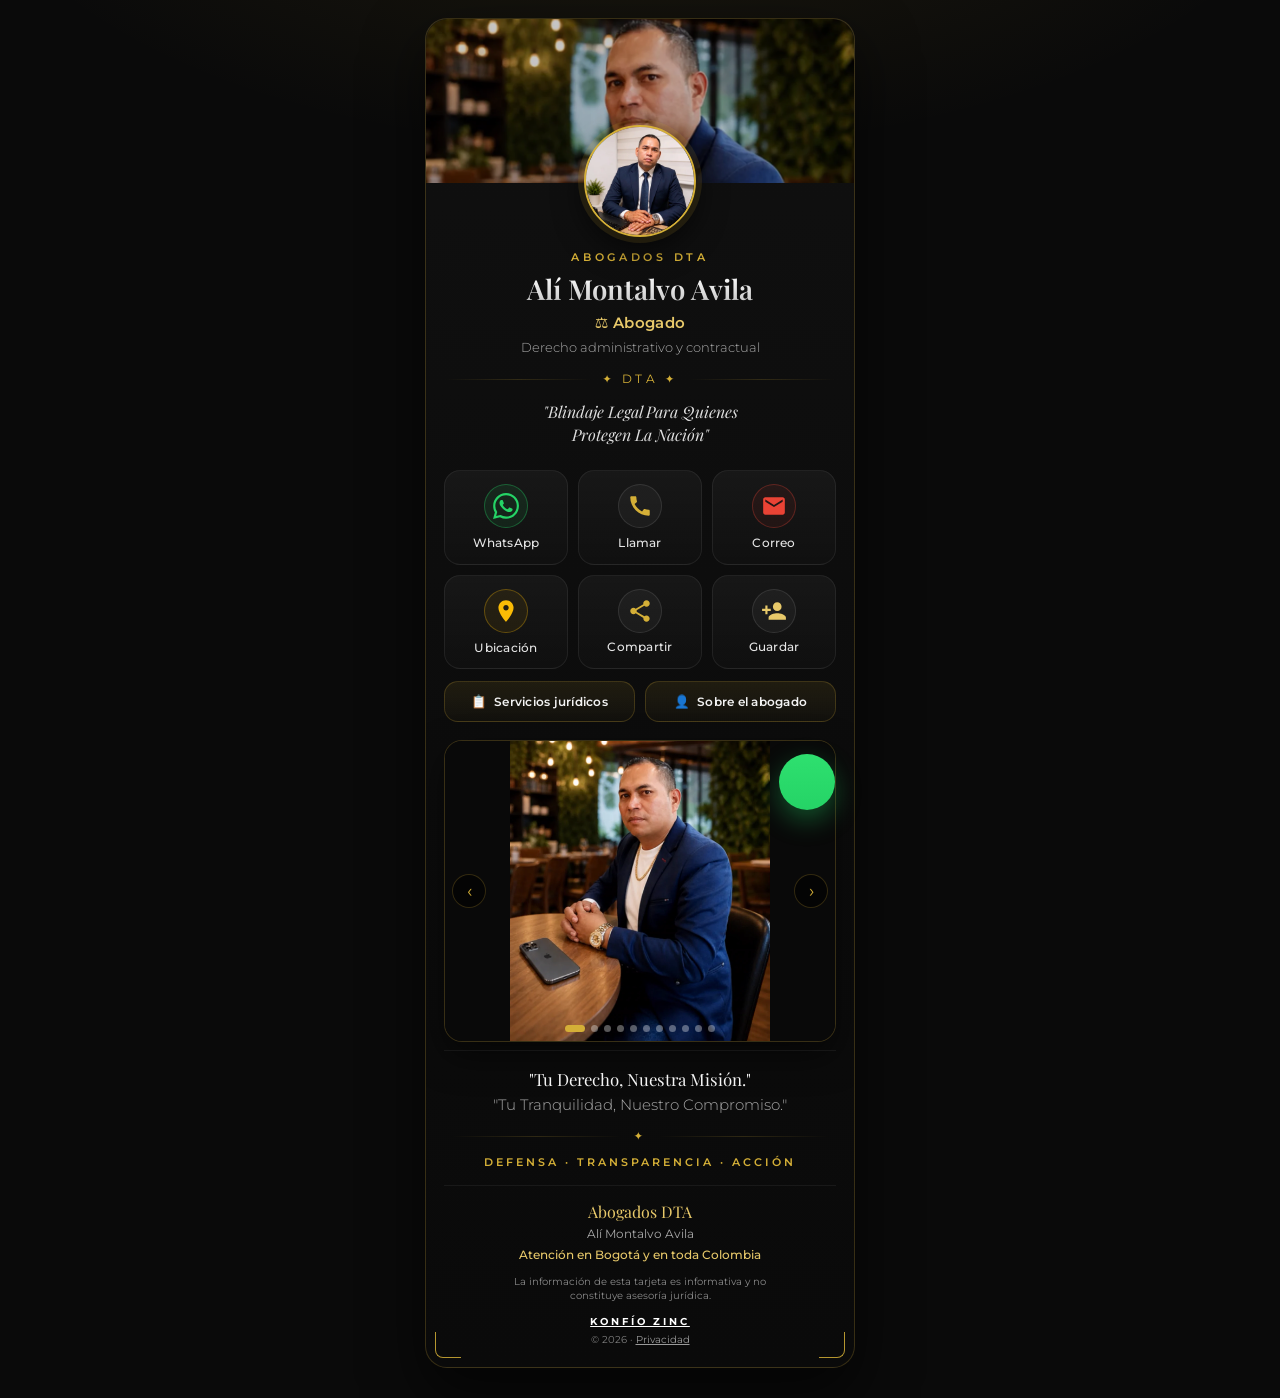
<file: index.html>
<!DOCTYPE html>
<html lang="es">
<head>
<meta charset="UTF-8">
<meta name="viewport" content="width=device-width, initial-scale=1.0">
<meta name="theme-color" content="#0a0a0a"/>
<title>Alí Montalvo Avila – Abogados DTA</title>
<meta name="description" content="Tarjeta digital de Alí Montalvo Avila, abogado de Abogados DTA. Asesoría legal en derecho administrativo, contractual, civil, penal, disciplinario, laboral y c…">
<link rel="canonical" href="https://konfiozinc.github.io/abogados-dta/">
<meta property="og:type" content="website">
<meta property="og:site_name" content="Abogados DTA">
<meta property="og:title" content="Alí Montalvo Avila – Abogados DTA">
<meta property="og:description" content="Asesoría legal especializada. Contacto directo por WhatsApp, teléfono y correo.">
<meta property="og:url" content="https://konfiozinc.github.io/abogados-dta/">
<meta property="og:image" content="https://konfiozinc.github.io/abogados-dta/assets/logo/og-image.jpg">
<meta property="og:image:width" content="1200">
<meta property="og:image:height" content="630">
<meta property="og:image:alt" content="Retrato de Alí Montalvo, abogado de Abogados DTA">
<meta property="og:locale" content="es_CO">
<meta name="twitter:card" content="summary_large_image">
<meta name="twitter:title" content="Alí Montalvo Avila – Abogados DTA">
<meta name="twitter:description" content="Asesoría legal especializada.">
<meta name="twitter:image" content="https://konfiozinc.github.io/abogados-dta/assets/logo/og-image.jpg">
<link rel="manifest" href="manifest.json">
<link rel="icon" type="image/png" href="assets/logo/favicon-64.png">
<link rel="apple-touch-icon" href="assets/logo/icon-192.png">
<link rel="preconnect" href="https://fonts.googleapis.com">
<link rel="preconnect" href="https://fonts.gstatic.com" crossorigin>
<link href="https://fonts.googleapis.com/css2?family=Playfair+Display:ital,wght@0,400;0,600;0,700;1,400&family=Montserrat:wght@300;400;500;600;700&display=swap" rel="stylesheet">
<link rel="stylesheet" href="styles.css">
<script type="application/ld+json">
{
  "@context": "https://schema.org",
  "@type": "LegalService",
  "name": "Abogados DTA",
  "description": "Servicios de asesoría y representación jurídica en asuntos de derecho administrativo, contractual, familia, civil, penal, disciplinario, accidentes de tránsito, laboral, justicia penal militar y comercial.",
  "telephone": "+573105838217",
  "email": "abogadosdta@gmail.com",
  "url": "https://konfiozinc.github.io/abogados-dta/",
  "image": "https://konfiozinc.github.io/abogados-dta/assets/img/perfil.webp",
  "address": { "@type": "PostalAddress", "addressLocality": "Bogotá", "addressCountry": "CO" },
  "areaServed": { "@type": "Country", "name": "Colombia" },
  "knowsAbout": ["Derecho Administrativo","Derecho Contractual","Derecho de Familia","Derecho Civil","Derecho Penal","Derecho Disciplinario","Accidentes de Tránsito","Derecho Laboral","Justicia Penal Militar","Derecho Comercial"]
}
</script>
<script>
const GA_ID = 'G-0JKTZNMPWX';
if (GA_ID && !/^G-XXXX/.test(GA_ID)) {
  const s = document.createElement('script');
  s.async = true;
  s.src = 'https://www.googletagmanager.com/gtag/js?id=' + GA_ID;
  document.head.appendChild(s);
  window.dataLayer = window.dataLayer || [];
  function gtag(){ dataLayer.push(arguments); }
  gtag('js', new Date());
  gtag('config', GA_ID, {
    send_page_view: true,
    cookie_flags: 'SameSite=None;Secure'
  });
}
</script>
    <link rel="icon" type="image/svg+xml" href="favicon.svg">
</head>
<body>

<div class="card-wrap">
  <div class="corner corner-tl" aria-hidden="true"></div>
  <div class="corner corner-tr" aria-hidden="true"></div>
  <div class="corner corner-bl" aria-hidden="true"></div>
  <div class="corner corner-br" aria-hidden="true"></div>

  <!-- ── HERO ── -->
  <header class="hero fade-up d1">
    <div class="hero-cover" aria-hidden="true"><img src="assets/img/portada.webp" alt="" decoding="async" fetchpriority="high" width="960" height="1108"></div>
    <img class="lawyer-avatar" src="assets/img/perfil.webp" alt="Retrato de Alí Montalvo, abogado de Abogados DTA" decoding="async" width="640" height="640">
    <div class="firm-name">Abogados DTA</div>
    <h1 class="lawyer-name">Alí Montalvo Avila</h1>
    <div class="lawyer-title">⚖️ Abogado</div>
    <div class="lawyer-spec">Derecho administrativo y contractual</div>
    <div class="gold-sep" aria-hidden="true"><span>✦ DTA ✦</span></div>
    <p class="slogan">"Blindaje Legal Para Quienes<br>Protegen La Nación"</p>
  </header>

  <!-- ── 6 ACCIONES ── -->
  <nav class="actions fade-up d2" aria-label="Acciones de contacto">
    <a class="action-btn ripple-btn" id="aWhatsapp" href="#" target="_blank" rel="noopener" aria-label="Escribir por WhatsApp al +57 310 583 8217">
      <span class="action-icon wa"><svg viewBox="0 0 24 24" width="26" height="26" fill="currentColor" aria-hidden="true"><path d="M17.472 14.382c-.297-.149-1.758-.867-2.03-.967-.273-.099-.471-.148-.67.15-.197.297-.767.966-.94 1.164-.173.199-.347.223-.644.075-.297-.15-1.255-.463-2.39-1.475-.883-.788-1.48-1.761-1.653-2.059-.173-.297-.018-.458.13-.606.134-.133.298-.347.446-.52.149-.174.198-.298.298-.497.099-.198.05-.371-.025-.52-.075-.149-.669-1.612-.916-2.207-.242-.579-.487-.5-.669-.51-.173-.008-.371-.01-.57-.01-.198 0-.52.074-.792.372-.272.297-1.04 1.016-1.04 2.479 0 1.462 1.065 2.875 1.213 3.074.149.198 2.096 3.2 5.077 4.487.709.306 1.262.489 1.694.625.712.227 1.36.195 1.871.118.571-.085 1.758-.719 2.006-1.413.248-.694.248-1.289.173-1.413-.074-.124-.272-.198-.57-.347m-5.421 7.403h-.004a9.87 9.87 0 01-5.031-1.378l-.361-.214-3.741.982.998-3.648-.235-.374a9.86 9.86 0 01-1.51-5.26c.001-5.45 4.436-9.884 9.888-9.884 2.64 0 5.122 1.03 6.988 2.898a9.825 9.825 0 012.893 6.994c-.003 5.45-4.437 9.884-9.885 9.884m8.413-18.297A11.815 11.815 0 0012.05 0C5.495 0 .16 5.335.157 11.892c0 2.096.547 4.142 1.588 5.945L.057 24l6.305-1.654a11.882 11.882 0 005.683 1.448h.005c6.554 0 11.89-5.335 11.893-11.893a11.821 11.821 0 00-3.48-8.413Z"/></svg></span>
      <span class="action-label">WhatsApp</span>
    </a>

    <a class="action-btn ripple-btn" id="aLlamar" href="tel:+573105838217" aria-label="Llamar al +57 310 583 8217">
      <span class="action-icon oro"><svg viewBox="0 0 24 24" width="26" height="26" fill="currentColor" aria-hidden="true"><path d="M20.01 15.38c-1.23 0-2.42-.2-3.53-.56-.35-.12-.74-.03-1.01.24l-1.57 1.97c-2.83-1.35-5.48-3.9-6.89-6.83l1.95-1.66c.27-.28.35-.67.24-1.02-.37-1.12-.56-2.3-.56-3.53 0-.54-.45-.99-.99-.99H4.19C3.65 3 3 3.24 3 3.99 3 13.28 10.73 21 20.01 21c.71 0 .99-.63.99-1.18v-3.45c0-.54-.45-.99-.99-.99z"/></svg></span>
      <span class="action-label">Llamar</span>
    </a>

    <a class="action-btn ripple-btn" id="aCorreo" href="mailto:abogadosdta@gmail.com" aria-label="Enviar correo a abogadosdta@gmail.com">
      <span class="action-icon rojo"><svg viewBox="0 0 24 24" width="26" height="26" fill="currentColor" aria-hidden="true"><path d="M20 4H4c-1.1 0-2 .9-2 2v12c0 1.1.9 2 2 2h16c1.1 0 2-.9 2-2V6c0-1.1-.9-2-2-2zm0 4l-8 5-8-5V6l8 5 8-5v2z"/></svg></span>
      <span class="action-label">Correo</span>
    </a>

    <a class="action-btn ripple-btn" id="aMapa" href="#" target="_blank" rel="noopener" aria-label="Ver ubicación en Google Maps: Bogotá, Colombia">
      <span class="action-icon amarillo"><svg viewBox="0 0 24 24" width="26" height="26" fill="currentColor" aria-hidden="true"><path d="M12 2C8.13 2 5 5.13 5 9c0 5.25 7 13 7 13s7-7.75 7-13c0-3.87-3.13-7-7-7zm0 9.5c-1.38 0-2.5-1.12-2.5-2.5s1.12-2.5 2.5-2.5 2.5 1.12 2.5 2.5-1.12 2.5-2.5 2.5z"/></svg></span>
      <span class="action-label">Ubicación</span>
    </a>

    <button class="action-btn ripple-btn" id="btnCompartir" type="button" aria-label="Compartir esta tarjeta">
      <span class="action-icon oro"><svg viewBox="0 0 24 24" width="26" height="26" fill="currentColor" aria-hidden="true"><path d="M18 16.08c-.76 0-1.44.3-1.96.77L8.91 12.7c.05-.23.09-.46.09-.7s-.04-.47-.09-.7l7.05-4.11c.54.5 1.25.81 2.04.81 1.66 0 3-1.34 3-3s-1.34-3-3-3-3 1.34-3 3c0 .24.04.47.09.7L8.04 9.81C7.5 9.31 6.79 9 6 9c-1.66 0-3 1.34-3 3s1.34 3 3 3c.79 0 1.5-.31 2.04-.81l7.12 4.16c-.05.21-.08.43-.08.65 0 1.61 1.31 2.92 2.92 2.92s2.92-1.31 2.92-2.92-1.31-2.92-2.92-2.92z"/></svg></span>
      <span class="action-label">Compartir</span>
    </button>

    <button class="action-btn ripple-btn" id="btnGuardar" type="button" aria-label="Guardar contacto en el teléfono (vCard)">
      <span class="action-icon oro2"><svg viewBox="0 0 24 24" width="26" height="26" fill="currentColor" aria-hidden="true"><path d="M15 12c2.21 0 4-1.79 4-4s-1.79-4-4-4-4 1.79-4 4 1.79 4 4 4zm-9-2V7H4v3H1v2h3v3h2v-3h3v-2H6zm9 4c-2.67 0-8 1.34-8 4v2h16v-2c0-2.66-5.33-4-8-4z"/></svg></span>
      <span class="action-label">Guardar</span>
    </button>
  </nav>

  <!-- ── BOTONES SECUNDARIOS ── -->
  <nav class="secundarias fade-up d3" aria-label="Más información">
    <button class="sec-btn" id="btnServicios" type="button">
      <span aria-hidden="true">📋</span> Servicios jurídicos
    </button>
    <button class="sec-btn" id="btnSobre" type="button">
      <span aria-hidden="true">👤</span> Sobre el abogado
    </button>
  </nav>

  <!-- ── GALERÍA EN CARRUSEL ── -->
  <section class="galeria fade-up d4" aria-label="Galería de imágenes de Abogados DTA">
    <div class="carrusel" id="carrusel">
      <div class="pista" id="pista"></div>
      <button class="nav prev" id="cPrev" type="button" aria-label="Imagen anterior">‹</button>
      <button class="nav next" id="cNext" type="button" aria-label="Imagen siguiente">›</button>
      <div class="puntos" id="cPuntos" role="group" aria-label="Ir a una imagen"></div>
    </div>
  </section>

  <!-- ── LEMA ── -->
  <section class="motto fade-up d5">
    <div class="motto-main">"Tu Derecho, Nuestra Misión."</div>
    <div class="motto-alt">"Tu Tranquilidad, Nuestro Compromiso."</div>
    <div class="gold-sep" aria-hidden="true"><span>✦</span></div>
    <div class="motto-sub">DEFENSA · TRANSPARENCIA · ACCIÓN</div>
  </section>

  <!-- ── FOOTER ── -->
  <footer class="card-footer fade-up d6">
    <div class="footer-brand">Abogados DTA</div>
    <div class="footer-tagline">Alí Montalvo Avila</div>
    <div class="footer-cob">Atención en Bogotá y en toda Colombia</div>
    <p class="aviso-legal">La información de esta tarjeta es informativa y no constituye asesoría jurídica.</p>
    <div class="konfio-badge">
      <span class="kb"><a href="https://konfiozinc.github.io/card/" target="_blank" style="color: #ffffff; text-decoration: underline; font-weight: bold;">KONFÍO ZINC</a></span>
      <span class="kc">© <span id="anio">2025</span> · <a href="privacidad.html">Privacidad</a></span>
    </div>
  </footer>
</div>

<a class="fab-wa" id="fabWa" href="#" target="_blank" rel="noopener" aria-label="Escribir por WhatsApp" title="Escribir por WhatsApp">
  <svg viewBox="0 0 24 24" width="30" height="30" fill="currentColor" aria-hidden="true"><path d="M17.472 14.382c-.297-.149-1.758-.867-2.03-.967-.273-.099-.471-.148-.67.15-.197.297-.767.966-.94 1.164-.173.199-.347.223-.644.075-.297-.15-1.255-.463-2.39-1.475-.883-.788-1.48-1.761-1.653-2.059-.173-.297-.018-.458.13-.606.134-.133.298-.347.446-.52.149-.174.198-.298.298-.497.099-.198.05-.371-.025-.52-.075-.149-.669-1.612-.916-2.207-.242-.579-.487-.5-.669-.51-.173-.008-.371-.01-.57-.01-.198 0-.52.074-.792.372-.272.297-1.04 1.016-1.04 2.479 0 1.462 1.065 2.875 1.213 3.074.149.198 2.096 3.2 5.077 4.487.709.306 1.262.489 1.694.625.712.227 1.36.195 1.871.118.571-.085 1.758-.719 2.006-1.413.248-.694.248-1.289.173-1.413-.074-.124-.272-.198-.57-.347m-5.421 7.403h-.004a9.87 9.87 0 01-5.031-1.378l-.361-.214-3.741.982.998-3.648-.235-.374a9.86 9.86 0 01-1.51-5.26c.001-5.45 4.436-9.884 9.888-9.884 2.64 0 5.122 1.03 6.988 2.898a9.825 9.825 0 012.893 6.994c-.003 5.45-4.437 9.884-9.885 9.884m8.413-18.297A11.815 11.815 0 0012.05 0C5.495 0 .16 5.335.157 11.892c0 2.096.547 4.142 1.588 5.945L.057 24l6.305-1.654a11.882 11.882 0 005.683 1.448h.005c6.554 0 11.89-5.335 11.893-11.893a11.821 11.821 0 00-3.48-8.413Z"/></svg>
</a>

<!-- ── MODAL ÚNICO ── -->
<div class="overlay" id="overlay" role="dialog" aria-modal="true" aria-labelledby="modalTitulo">
  <div class="sheet" role="document">
    <button class="cerrar" id="btnCerrar" type="button" aria-label="Cerrar ventana">✕</button>
    <h2 class="sheet-titulo" id="modalTitulo"></h2>
    <div class="sheet-body" id="modalBody"></div>
  </div>
</div>

<div class="toast" id="toast" role="status" aria-live="polite"></div>

<script src="scripts.js"></script>
<script>
/* KZ · conversiones: GA4 + Firestore (lead / venta potencial) */
(function(){
  var PROYECTO='konfio-zinc', API_KEY='AIzaSyDbwAk9APwP2SeaEfWxeQG_bdL9eatciEA';
  var TARJETA=(location.pathname.split('/').filter(Boolean)[0]||'kz');
  function kz(evento, etiqueta){
    try { if (typeof gtag === 'function') { gtag('event',evento,{event_category:'lead',event_label:etiqueta||'',transport_type:'beacon'}); } } catch(e){}
    try {
      var url='https://firestore.googleapis.com/v1/projects/'+PROYECTO+'/databases/(default)/documents/eventos?key='+API_KEY;
      var body={fields:{tarjeta:{stringValue:TARJETA},evento:{stringValue:evento},etiqueta:{stringValue:etiqueta||''},pagina:{stringValue:location.href},ts:{timestampValue:new Date().toISOString()}}};
      fetch(url,{method:'POST',headers:{'Content-Type':'application/json'},body:JSON.stringify(body)}).catch(function(){});
    } catch(e){}
  }
  document.addEventListener('click', function(e){
    var el=e.target&&e.target.closest?e.target.closest('a[href*="wa.me"],a[href*="api.whatsapp.com"],a[href*="whatsapp.com/send"],[data-action="whatsapp"]'):null;
    if(!el) return;
    var lbl=el.id||(el.textContent||'').trim().slice(0,40)||'whatsapp';
    kz('click_whatsapp',lbl);
  }, true);
  window.kzTrack=kz;
})();
</script>
</body>
</html>
</file>
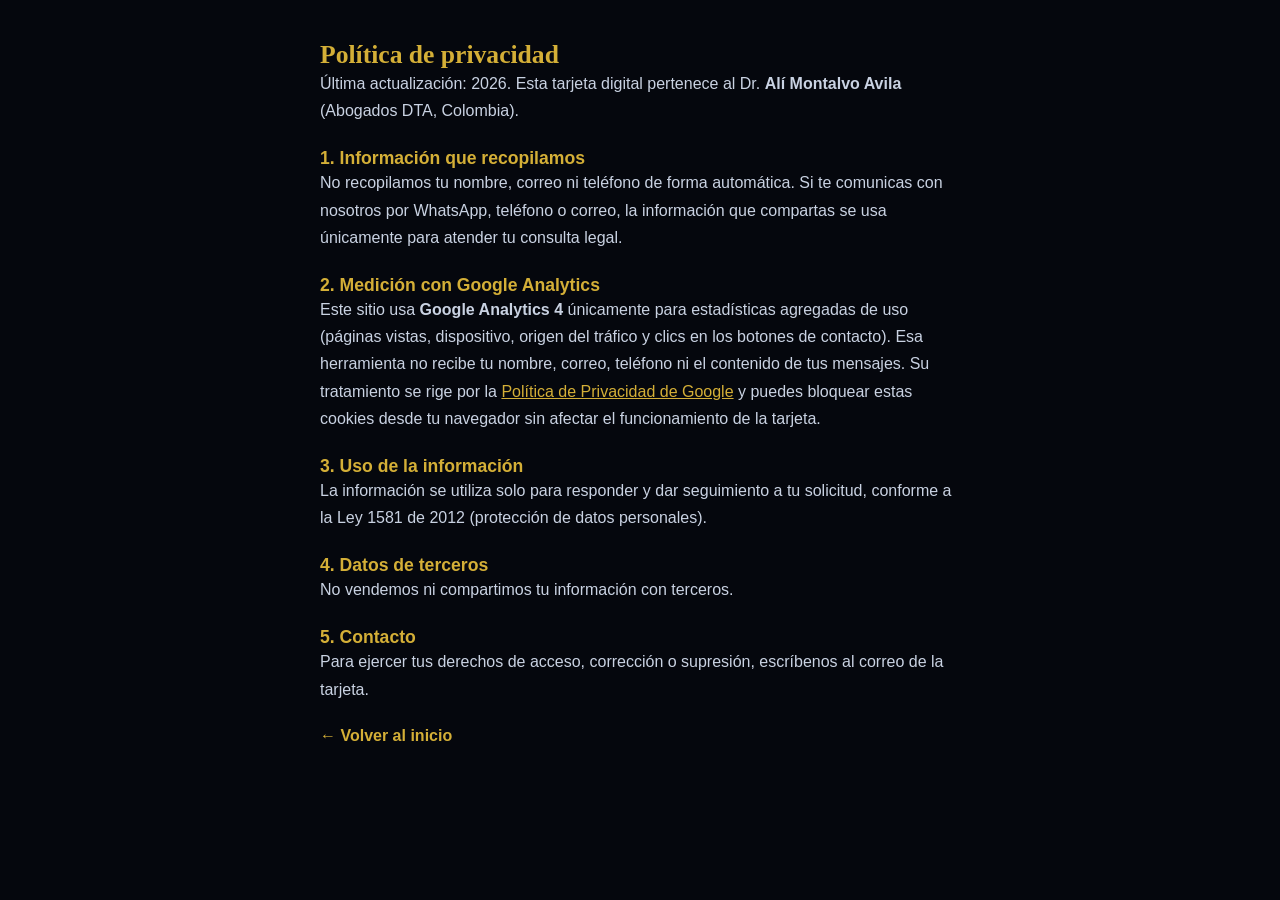
<file: privacidad.html>
<!DOCTYPE html>
<html lang="es">
<head>
<meta charset="UTF-8">
<meta name="viewport" content="width=device-width, initial-scale=1.0">
<title>Política de privacidad · Abogados DTA</title>
<meta name="robots" content="noindex,follow">
<style>
*{box-sizing:border-box;margin:0;padding:0}
body{font-family:'Montserrat',sans-serif;background:#05070d;color:#f2efe7;margin:0;padding:0}
.contenedor{max-width:680px;margin:0 auto;padding:40px 20px}
h1{font-family:'Playfair Display',serif;color:#d4af37;font-size:1.6rem}
h2{color:#d4af37;font-size:1.1rem;margin-top:24px}
p,li{line-height:1.7;color:#c9d2e2}
a{color:#d4af37}
.volver{display:inline-block;margin-top:24px;color:#d4af37;font-weight:700;text-decoration:none}
</style>
<!-- Google Analytics 4 (GA4) -->
<script async src="https://www.googletagmanager.com/gtag/js?id=G-0JKTZNMPWX"></script>
<script>
  window.dataLayer = window.dataLayer || [];
  function gtag(){dataLayer.push(arguments);}
  gtag('js', new Date());
  gtag('config', 'G-0JKTZNMPWX', {
    send_page_view: true,
    cookie_flags: 'SameSite=None;Secure'
  });
</script>
    <meta name="description" content="Política de privacidad de DTA Abogados. Tarjeta digital creada por KONFÍO ZINC.">
    <meta property="og:title" content="Política de privacidad · DTA Abogados">
    <meta property="og:description" content="Política de privacidad de DTA Abogados. Tarjeta digital creada por KONFÍO ZINC.">
    <meta property="og:image" content="https://konfiozinc.github.io/card/assets/img/og/og-tarjetas-digitales.png">
    <meta property="og:image:width" content="1200">
    <meta property="og:image:height" content="630">
    <meta property="og:type" content="website">
    <meta property="og:site_name" content="KONFÍO ZINC">
    <meta property="og:locale" content="es_CO">
    <link rel="icon" type="image/svg+xml" href="favicon.svg">
</head>
<body>
<div class="contenedor">
<h1>Política de privacidad</h1>
<p>Última actualización: 2026. Esta tarjeta digital pertenece al Dr. <strong>Alí Montalvo Avila</strong> (Abogados DTA, Colombia).</p>
<h2>1. Información que recopilamos</h2>
<p>No recopilamos tu nombre, correo ni teléfono de forma automática. Si te comunicas con nosotros por WhatsApp, teléfono o correo, la información que compartas se usa únicamente para atender tu consulta legal.</p>
<h2>2. Medición con Google Analytics</h2>
<p>Este sitio usa <strong>Google Analytics 4</strong> únicamente para estadísticas agregadas de uso (páginas vistas, dispositivo, origen del tráfico y clics en los botones de contacto). Esa herramienta no recibe tu nombre, correo, teléfono ni el contenido de tus mensajes. Su tratamiento se rige por la <a href="https://policies.google.com/privacy" target="_blank" rel="noopener noreferrer">Política de Privacidad de Google</a> y puedes bloquear estas cookies desde tu navegador sin afectar el funcionamiento de la tarjeta.</p>
<h2>3. Uso de la información</h2>
<p>La información se utiliza solo para responder y dar seguimiento a tu solicitud, conforme a la Ley 1581 de 2012 (protección de datos personales).</p>
<h2>4. Datos de terceros</h2>
<p>No vendemos ni compartimos tu información con terceros.</p>
<h2>5. Contacto</h2>
<p>Para ejercer tus derechos de acceso, corrección o supresión, escríbenos al correo de la tarjeta.</p>
<a class="volver" href="index.html">← Volver al inicio</a>
</div>
</body>
</html>
</file>
<file: styles.css>
/* ===== Abogados DTA · Tarjeta digital · estilos ===== */
:root{
  --gold:#d4af37;
  --gold2:#e8c96a;
  --gold-soft:rgba(212,175,55,.18);
  --bg:#0a0a0a;
  --bg2:#121212;
  --card:#101010;
  --panel:#161616;
  --line:rgba(212,175,55,.22);
  --txt:#f2f2f2;
  --muted:#a8a8a8;
  --wa:#25d366;
  --radius:22px;
  --maxw:430px;
}
*{box-sizing:border-box;margin:0;padding:0;-webkit-tap-highlight-color:transparent}
html{-webkit-text-size-adjust:100%}
body{
  background:
    radial-gradient(1100px 520px at 50% -12%,rgba(212,175,55,.10),transparent 62%),
    var(--bg);
  color:var(--txt);
  font-family:'Montserrat',system-ui,-apple-system,'Segoe UI',sans-serif;
  font-size:15px;
  line-height:1.5;
  min-height:100vh;
  padding:18px 12px calc(30px + env(safe-area-inset-bottom));
  display:flex;
  justify-content:center;
  align-items:flex-start;
}
img{max-width:100%;display:block}
a{color:inherit;text-decoration:none}
button{font-family:inherit;color:inherit;background:none;border:0;cursor:pointer}
:focus-visible{outline:2px solid var(--gold);outline-offset:3px;border-radius:10px}

/* ===== Tarjeta ===== */
.card-wrap{
  position:relative;
  width:min(100%,calc(100vw - 24px),var(--maxw));min-width:0;flex:0 1 auto;
  max-width:var(--maxw);
  background:linear-gradient(180deg,var(--card),#0c0c0c 55%,#0a0a0a);
  border:1px solid var(--line);
  border-radius:var(--radius);
  padding:26px 18px 20px;
  box-shadow:0 26px 60px rgba(0,0,0,.62),inset 0 1px 0 rgba(255,255,255,.03);
  overflow:hidden;
}
.card-wrap::before{
  content:"";position:absolute;inset:0;pointer-events:none;
  background:radial-gradient(600px 220px at 50% 0,rgba(212,175,55,.09),transparent 70%);
}
.corner{position:absolute;width:26px;height:26px;pointer-events:none;opacity:.85}
.corner-tl{top:9px;left:9px;border-top:1.5px solid var(--gold);border-left:1.5px solid var(--gold);border-top-left-radius:8px}
.corner-tr{top:9px;right:9px;border-top:1.5px solid var(--gold);border-right:1.5px solid var(--gold);border-top-right-radius:8px}
.corner-bl{bottom:9px;left:9px;border-bottom:1.5px solid var(--gold);border-left:1.5px solid var(--gold);border-bottom-left-radius:8px}
.corner-br{bottom:9px;right:9px;border-bottom:1.5px solid var(--gold);border-right:1.5px solid var(--gold);border-bottom-right-radius:8px}

/* ===== Hero ===== */
.hero{position:relative;text-align:center;padding-bottom:4px}
.hero-cover{
  height:164px;margin:-26px -18px 0;overflow:hidden;position:relative;
  background:#16120b;border-radius:var(--radius) var(--radius) 0 0;
}
.hero-cover img{
  width:100%;height:100%;object-fit:cover;object-position:center 8%;
  filter:brightness(.78);display:block;
}
.hero .lawyer-avatar{
  position:relative;width:112px;height:112px;border-radius:50%;object-fit:cover;
  margin:-58px auto 12px;border:2px solid var(--gold);
  box-shadow:0 0 0 6px rgba(212,175,55,.12),0 12px 30px rgba(0,0,0,.65);
}
.hero img{
  max-width:100%;
}
.firm-name{
  font-size:.68rem;letter-spacing:.34em;text-transform:uppercase;
  color:var(--gold);font-weight:600;
}
.lawyer-name{
  font-family:'Playfair Display',serif;
  font-size:1.72rem;line-height:1.18;font-weight:600;
  margin:8px 0 6px;
  background:linear-gradient(180deg,#fff,#dcdcdc 60%,#bfbfbf);
  -webkit-background-clip:text;background-clip:text;
  -webkit-text-fill-color:transparent;
}
.lawyer-title{font-size:.95rem;font-weight:600;color:var(--gold2);letter-spacing:.02em}
.lawyer-spec{font-size:.8rem;color:var(--muted);margin-top:3px;font-weight:300}
.gold-sep{display:flex;align-items:center;gap:10px;margin:14px 0 12px}
.gold-sep::before,.gold-sep::after{content:"";height:1px;flex:1;background:linear-gradient(90deg,transparent,var(--gold-soft),transparent)}
.gold-sep span{font-size:.72rem;letter-spacing:.3em;color:var(--gold);white-space:nowrap}
.slogan{
  font-family:'Playfair Display',serif;font-style:italic;
  font-size:1rem;color:#dedede;line-height:1.45;
}

/* ===== Acciones ===== */
.actions{
  display:grid;grid-template-columns:repeat(3,minmax(0,1fr));
  gap:10px;margin:20px 0 12px;
}
.action-btn{
  display:flex;flex-direction:column;align-items:center;gap:7px;
  min-width:0;
  padding:13px 6px 11px;
  background:linear-gradient(180deg,rgba(255,255,255,.045),rgba(255,255,255,.015));
  border:1px solid rgba(255,255,255,.07);
  border-radius:16px;
  transition:transform .16s ease,border-color .16s ease,background .16s ease;
}
.action-btn:active{transform:scale(.96)}
@media (hover:hover){
  .action-btn:hover{border-color:var(--gold-soft);background:rgba(212,175,55,.08)}
}
.action-icon{
  display:grid;place-items:center;width:44px;height:44px;border-radius:50%;
  border:1px solid rgba(255,255,255,.10);background:rgba(255,255,255,.04);
  color:var(--gold);
}
.action-icon.wa{color:var(--wa);border-color:rgba(37,211,102,.34);background:rgba(37,211,102,.09)}
.action-icon.oro{color:var(--gold)}
.action-icon.oro2{color:var(--gold2)}
.action-icon.rojo{color:#ea4335;border-color:rgba(234,67,53,.3);background:rgba(234,67,53,.07)}
.action-icon.amarillo{color:#fbbc05;border-color:rgba(251,188,5,.3);background:rgba(251,188,5,.07)}
.action-label{font-size:.72rem;font-weight:500;letter-spacing:.02em;color:#e6e6e6}

/* ===== Secundarias ===== */
.secundarias{display:grid;grid-template-columns:repeat(2,minmax(0,1fr));gap:10px;margin-bottom:18px}
.sec-btn{
  padding:12px 10px;border-radius:14px;
  border:1px solid var(--line);
  background:linear-gradient(180deg,rgba(212,175,55,.10),rgba(212,175,55,.03));
  font-size:.78rem;font-weight:600;letter-spacing:.02em;
  display:flex;align-items:center;justify-content:center;gap:7px;
  transition:transform .16s ease,background .16s ease;
}
.sec-btn:active{transform:scale(.97)}
@media (hover:hover){.sec-btn:hover{background:rgba(212,175,55,.16)}}

/* ===== Lema ===== */
.motto{text-align:center;padding:16px 6px 14px;border-top:1px solid rgba(255,255,255,.06)}
.motto-main{font-family:'Playfair Display',serif;font-size:1.05rem;color:#f4f4f4}
.motto-alt{font-size:.92rem;color:var(--muted);font-weight:300;margin-top:2px}
.motto .gold-sep{margin:12px 0 10px}
.motto-sub{font-size:.66rem;letter-spacing:.28em;color:var(--gold);font-weight:600}

/* ===== Footer ===== */
.card-footer{text-align:center;border-top:1px solid rgba(255,255,255,.06);padding-top:14px}
.footer-brand{font-family:'Playfair Display',serif;font-size:1rem;color:var(--gold2)}
.footer-tagline{font-size:.74rem;color:var(--muted);margin-top:2px}
.footer-cob{font-size:.73rem;color:var(--gold2);margin-top:3px;font-weight:500}
.aviso-legal{font-size:.64rem;color:#8a8a8a;margin:10px auto 0;max-width:300px;line-height:1.4}
.konfio-badge{margin-top:12px;display:flex;flex-direction:column;gap:2px}
.kb{font-size:.6rem;letter-spacing:.3em;color:var(--gold);font-weight:600}
.kc{font-size:.62rem;color:#7d7d7d}
.kc a{color:#9a9a9a;text-decoration:underline}

/* ===== FAB WhatsApp (anclado al contenedor) ===== */
.fab-wa{
  position:fixed;z-index:40;
  right:max(20px,calc((100vw - var(--maxw))/2 + 20px));
  bottom:calc(90px + env(safe-area-inset-bottom));
  width:56px;height:56px;display:block;pointer-events:auto;
}
.fab-wa::after{
  content:"";position:absolute;inset:0;pointer-events:none;
  border-radius:50%;
  background:linear-gradient(180deg,#2ee06f,var(--wa));
  box-shadow:0 10px 26px rgba(37,211,102,.36);
}
.fab-wa svg{position:absolute;inset:13px;color:#08301a;pointer-events:none}

/* ===== Modal ===== */
.overlay{
  position:fixed;inset:0;z-index:60;display:none;
  background:rgba(0,0,0,.72);backdrop-filter:blur(4px);
  padding:16px;overflow-y:auto;
  justify-content:center;align-items:center;
}
.overlay.active{display:flex}
.sheet{
  position:relative;width:100%;max-width:var(--maxw);
  max-height:calc(100vh - 32px);overflow-y:auto;
  background:linear-gradient(180deg,var(--panel),#0e0e0e);
  border:1px solid var(--line);border-radius:20px;
  padding:20px 16px 18px;
  box-shadow:0 30px 70px rgba(0,0,0,.7);
  animation:subir .22s ease;
}
@keyframes subir{from{opacity:0;transform:translateY(14px)}to{opacity:1;transform:none}}
.cerrar{
  position:absolute;top:10px;right:10px;width:34px;height:34px;border-radius:50%;
  display:grid;place-items:center;font-size:.95rem;color:#ddd;
  border:1px solid rgba(255,255,255,.12);background:rgba(255,255,255,.05);
}
.sheet-titulo{
  font-family:'Playfair Display',serif;font-size:1.16rem;color:var(--gold2);
  text-align:center;margin:2px 34px 14px;
}
.sheet-body{font-size:.86rem;color:#dcdcdc}

/* Acordeón de servicios */
.acc-item{border:1px solid rgba(255,255,255,.07);border-radius:14px;margin-bottom:8px;overflow:hidden;background:rgba(255,255,255,.022)}
.acc-head{
  width:100%;display:flex;align-items:center;gap:10px;
  padding:12px 12px;text-align:left;font-size:.85rem;font-weight:600;
}
.acc-num{
  flex:0 0 26px;height:26px;border-radius:50%;display:grid;place-items:center;
  border:1px solid var(--line);color:var(--gold);font-size:.7rem;font-weight:700;
}
.acc-head .chev{margin-left:auto;color:var(--gold);transition:transform .2s ease;font-size:.8rem}
.acc-item.open .chev{transform:rotate(180deg)}
.acc-body{display:none;padding:0 12px 13px;font-size:.8rem;color:#bdbdbd;line-height:1.5}
.acc-item.open .acc-body{display:block}
.acc-body p{margin-bottom:10px}

/* Filas de contacto / compartir */
.row{
  display:flex;align-items:center;gap:10px;width:100%;
  padding:12px;border-radius:14px;margin-bottom:8px;
  border:1px solid rgba(255,255,255,.07);background:rgba(255,255,255,.025);
  font-size:.82rem;text-align:left;
}
.row small{display:block;color:var(--muted);font-size:.68rem;font-weight:300}
.row b{font-weight:600;color:#f0f0f0}
.row .ic{flex:0 0 34px;height:34px;border-radius:50%;display:grid;place-items:center;border:1px solid rgba(255,255,255,.1);color:var(--gold);background:rgba(212,175,55,.06)}
@media (hover:hover){.row:hover{border-color:var(--gold-soft);background:rgba(212,175,55,.08)}}
.qr-box{display:grid;place-items:center;padding:12px;border-radius:16px;background:#fff;margin:4px 0 12px}
.qr-box img{width:180px;height:180px}
.hint{font-size:.7rem;color:var(--muted);text-align:center;margin:6px 0 12px;line-height:1.45}
.sheet-foot{font-size:.66rem;color:#7d7d7d;text-align:center;margin-top:12px}

/* ===== Galería en carrusel ===== */
.galeria{margin:2px 0 8px}
.carrusel{
  position:relative;border-radius:18px;overflow:hidden;
  border:1px solid var(--line);background:#0b0b0b;
  box-shadow:0 14px 34px rgba(0,0,0,.5);
}
.pista{display:flex;transition:transform .6s cubic-bezier(.22,.61,.36,1)}
.slide{flex:0 0 100%;cursor:zoom-in;position:relative}
.slide img{width:100%;height:300px;display:block;object-fit:contain;background:#090909}
.nav{
  position:absolute;top:50%;transform:translateY(-50%);z-index:3;
  width:34px;height:34px;border-radius:50%;display:grid;place-items:center;
  font-size:1.15rem;line-height:1;color:var(--gold);
  background:rgba(0,0,0,.55);border:1px solid var(--line);
  transition:background .2s ease;
}
.nav.prev{left:7px}
.nav.next{right:7px}
@media (hover:hover){.nav:hover{background:rgba(212,175,55,.22)}}
.puntos{position:absolute;left:0;right:0;bottom:9px;z-index:3;display:flex;justify-content:center;gap:6px}
.punto{
  width:7px;height:7px;padding:0;border-radius:999px;
  background:rgba(255,255,255,.34);transition:all .25s ease;
}
.punto.on{width:20px;background:var(--gold)}
.foto-full{width:100%;height:auto;border-radius:14px;border:1px solid var(--line);display:block}

/* ===== Toast ===== */
.toast{
  position:fixed;left:50%;bottom:calc(78px + env(safe-area-inset-bottom));
  transform:translate(-50%,14px);
  z-index:80;opacity:0;pointer-events:none;
  background:rgba(20,20,20,.96);border:1px solid var(--line);
  color:#f0f0f0;font-size:.76rem;padding:10px 16px;border-radius:999px;
  transition:opacity .2s ease,transform .2s ease;max-width:90vw;text-align:center;
}
.toast.show{opacity:1;transform:translate(-50%,0)}

/* ===== Animaciones ===== */
.fade-up{animation:fadeUp .5s ease both}
.d1{animation-delay:.04s}.d2{animation-delay:.1s}.d3{animation-delay:.16s}.d4{animation-delay:.22s}.d5{animation-delay:.28s}
@keyframes fadeUp{from{opacity:0;transform:translateY(10px)}to{opacity:1;transform:none}}

/* ===== Responsive ===== */
@media (max-width:500px){
  body{width:100%;padding:12px 8px calc(26px + env(safe-area-inset-bottom))}
  .fab-wa{right:20px;bottom:calc(90px + env(safe-area-inset-bottom))}
  .card-wrap{padding:22px 14px 18px}
  .hero-cover{height:145px;margin:-22px -14px 0}
  .hero .lawyer-avatar{width:100px;height:100px;margin-top:-52px}
  .lawyer-name{font-size:1.5rem}
  .actions{grid-template-columns:repeat(2,minmax(0,1fr));gap:8px}
  .action-icon{width:40px;height:40px}
  .action-label,.sec-btn{font-size:.68rem}
}
@media (max-width:340px){
  .secundarias{grid-template-columns:1fr}
}

@media (prefers-reduced-motion:reduce){
  *,*::before,*::after{animation:none!important;transition:none!important}
}
</file>
